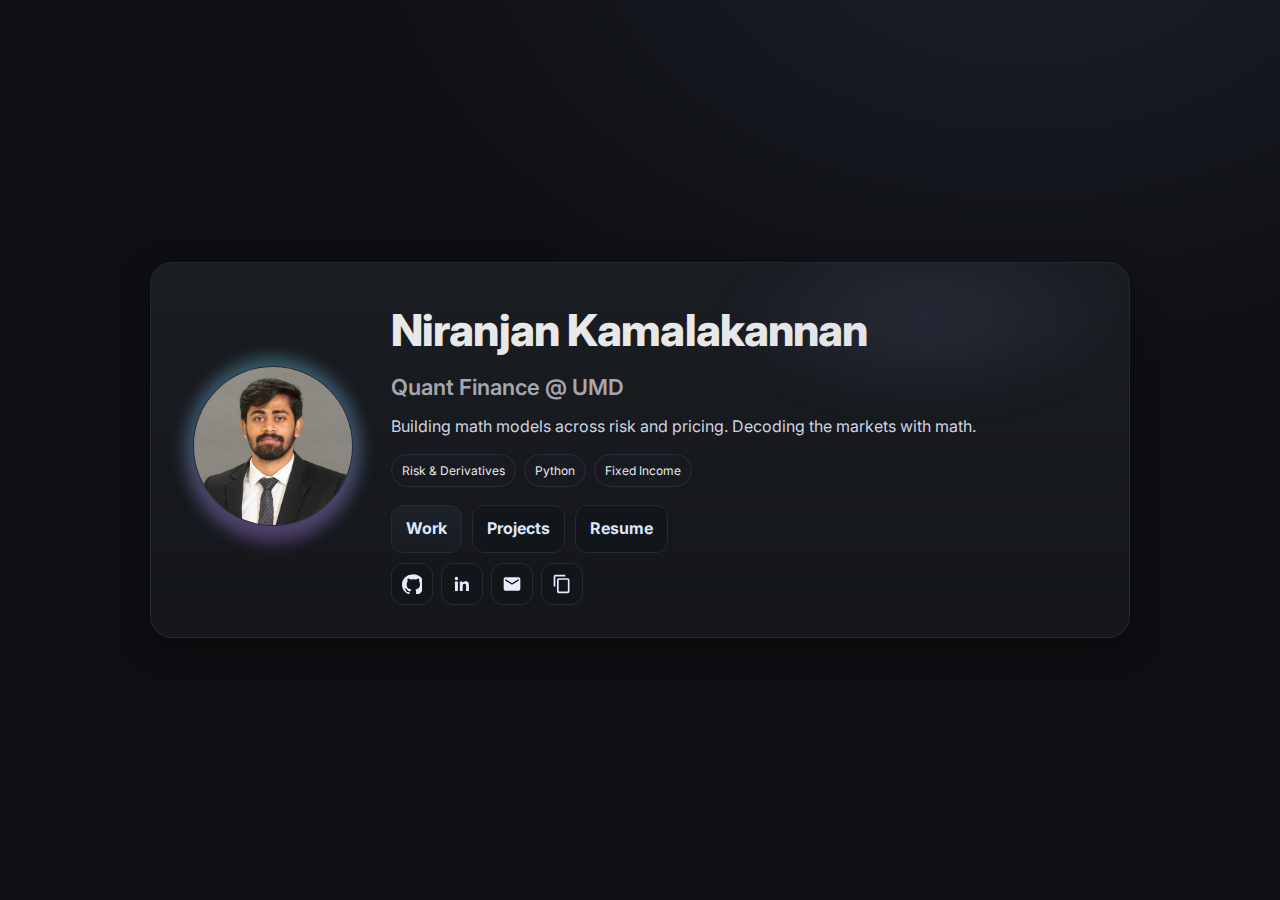
<file: index.html>
<!DOCTYPE html>
<html lang="en">
<head>
  <meta charset="UTF-8" />
  <meta name="viewport" content="width=device-width, initial-scale=1" />
  <title>Niranjan | Quant Finance</title>
  <link rel="preconnect" href="https://fonts.gstatic.com" crossorigin>
  <link href="https://fonts.googleapis.com/css2?family=Inter:wght@400;500;600;700;800&display=swap" rel="stylesheet">
  <style>
    :root{
      --bg:#0e0f12; --card:#14161a; --card-2:#1a1d22; --text:#e8e8e8; --muted:#a4a7ae;
      --accent:#6ee7ff; --accent-2:#c084fc; --ring:#2a87ff33; --shadow:0 10px 30px rgba(0,0,0,.35);
      --radius:18px;
    }
    *{box-sizing:border-box}
    html,body{height:100%}
    body{
      margin:0; font-family:'Inter',system-ui,-apple-system,Segoe UI,Roboto,Helvetica,Arial,sans-serif;
      background: radial-gradient(1200px 800px at 80% -10%, #1b1f2a 0%, transparent 60%), var(--bg);
      color:var(--text); line-height:1.6;
      display:grid; place-items:center; padding:24px;
    }
    .wrap{width:100%; max-width:980px}

    .card{
      position:relative; overflow:clip; border-radius:clamp(16px,1.8vw,22px);
      border:1px solid #242831; background: linear-gradient(180deg,var(--card-2),var(--card));
      padding: clamp(18px,3.5vw,32px); box-shadow:var(--shadow);
      display:grid; grid-template-columns:1fr; gap:22px; align-items:center;
      isolation:isolate;
      transition: transform .2s ease, box-shadow .2s ease;
    }
    .card:hover { transform: translateY(-3px); box-shadow:0 14px 32px rgba(0,0,0,.45); }
    @media(min-width:880px){ .card{ grid-template-columns: 180px 1fr; gap: 28px; } }

    .glow{ position:absolute; inset: -20% -10% auto auto; height:260px; width:600px; pointer-events:none; filter: blur(24px); opacity:.55;
      background: radial-gradient(closest-side, #6ee7ff1a, transparent 70%), radial-gradient(closest-side, #c084fc1a, transparent 70%);
      z-index:0; }

    .pfp{
      position:relative; width:160px; height:160px; border-radius:50%;
      background:#0f1115; border:1px solid #262a31; object-fit:cover;
    }
    .pfp-wrap{ position:relative; place-self:center; }
    .ring{ position:absolute; inset:-8px; border-radius:50%;
      background: conic-gradient(from 0deg, var(--accent), var(--accent-2), var(--accent));
      filter: blur(8px); opacity:.35; z-index:0; animation: spin 12s linear infinite; }
    @keyframes spin { from { transform: rotate(0); } to { transform: rotate(360deg); } }

    h1{ margin:0 0 4px; font-size: clamp(28px,4.4vw,44px); letter-spacing:-.02em; font-weight:800; }
    h2{ margin:0; font-size: clamp(16px,2.4vw,22px); color:var(--muted); font-weight:600; }
    p.lead{ margin:.6rem 0 0; color:#cbd5e1; max-width: 60ch; }

    .badges{ display:flex; flex-wrap:wrap; gap:8px; margin-top:14px; }
    .badge{ padding:6px 10px; border-radius:999px; border:1px solid #2a2f36; background:#171a20; font-size:12px; }

    .row{ display:flex; flex-wrap:wrap; gap:10px; margin-top:18px; }
    .btn{
      display:inline-flex; align-items:center; gap:10px; cursor:pointer; text-decoration:none; color:#dbe6ff;
      background:#12151a; border:1px solid #272b32; border-radius:12px; padding:10px 14px; font-weight:700;
      transition: transform .15s ease, border-color .15s ease, background .15s ease;
    }
    .btn:hover{ transform: translateY(-1px); border-color:#3a3f46; }
    .btn.primary{ background: linear-gradient(180deg,#1d2229,#181c22); }

    .links{ display:flex; flex-wrap:wrap; gap:8px; margin-top:10px; }
    .iconbtn{
      width:42px; height:42px; border-radius:12px; display:grid; place-items:center; background:#12151a; border:1px solid #272b32; color:#e7ecff;
      transition: transform .15s ease, border-color .15s ease; text-decoration:none;
    }
    .iconbtn:hover{ transform: translateY(-1px); border-color:#3a3f46; }
    .icon{ width:20px; height:20px; display:block; }

    .grid{
      display:grid; grid-template-columns:1fr; gap:16px; margin-top:12px;
    }
    @media(min-width:720px){ .grid{ grid-template-columns: repeat(3, 1fr); } }

    .mini{
      position:relative; padding:16px; border-radius:16px; border:1px solid #23262c;
      background: linear-gradient(180deg,#14181f,#14161a); min-height:110px;
      transition: transform .18s ease, border-color .18s ease, box-shadow .18s ease;
    }
    .mini:hover{ transform: translateY(-3px); border-color:#2d323a; box-shadow:0 14px 32px rgba(0,0,0,.45); }
    .mini h3{ margin:0 0 6px; font-size:16px; letter-spacing:-.01em; }
    .mini p{ margin:0; color:#cbd5e1; font-size:14px; }

    .kbd{ font:inherit; background:#101318; border:1px solid #272b32; padding:2px 6px; border-radius:8px; }

    .footer{ margin-top:18px; color:#8b90a0; font-size:13px; text-align:center; }

    /* Accessibility */
    @media (prefers-reduced-motion: reduce){ *{transition:none!important; animation:none!important} }
  </style>
</head>
<body>
  <main class="wrap">
    <section class="card" id="card">
      <div class="glow" aria-hidden="true"></div>
      <div class="pfp-wrap">
        <span class="ring" aria-hidden="true"></span>
        <img src="profile.jpg" alt="Portrait of Niranjan" class="pfp" />
      </div>

      <div>
        <header>
          <h1>Niranjan Kamalakannan</h1>
          <h2>Quant Finance @ UMD</h2>
        </header>
        <p class="lead">Building math models across risk and pricing. Decoding the markets with math.</p>

        <div class="badges" aria-label="Highlights">
          <span class="badge">Risk & Derivatives</span>
          <span class="badge">Python</span>
          <span class="badge">Fixed Income</span>
        </div>

        <div class="row" role="navigation" aria-label="Primary">
          <a class="btn primary" href="work.html" aria-label="Go to work page">Work</a>
          <a class="btn" href="projects.html" aria-label="Go to projects page">Projects</a>
          <a class="btn" href="docs/Niranjan_CV_Smith.pdf" target="_blank" rel="noopener" aria-label="Open resume in new tab">Resume</a>
        </div>

        <div class="links" aria-label="Social links">
          <a class="iconbtn" href="https://github.com/niranjan-kamal" target="_blank" rel="noopener" aria-label="GitHub">
            <svg class="icon" viewBox="0 0 24 24" fill="currentColor" aria-hidden="true"><path d="M12 .5A12 12 0 0 0 0 12.7c0 5.4 3.4 10 8.2 11.6.6.1.8-.3.8-.6v-2.1c-3.3.8-4-1.5-4-1.5-.6-1.6-1.5-2-1.5-2-1.2-.8.1-.8.1-.8 1.3.1 2 .1 2.9 1.9 1.2 2 3.1 1.4 3.9 1.1.1-.9.5-1.4.8-1.7-2.7-.3-5.6-1.4-5.6-6.2 0-1.4.5-2.6 1.2-3.6-.1-.3-.5-1.7.1-3.4 0 0 1-.3 3.5 1.3a12.1 12.1 0 0 1 6.4 0c2.5-1.6 3.5-1.3 3.5-1.3.6 1.7.2 3.1.1 3.4.8 1 1.2 2.2 1.2 3.6 0 4.9-2.9 5.9-5.6 6.2.5.4.9 1.2.9 2.5v3.7c0 .3.2.7.8.6 4.8-1.6 8.2-6.2 8.2-11.6A12 12 0 0 0 12 .5Z"/></svg>
          </a>
          <a class="iconbtn" href="https://www.linkedin.com/in/niranjan-kamalakannan/" target="_blank" rel="noopener" aria-label="LinkedIn">
            <svg class="icon" viewBox="0 0 24 24" fill="currentColor" aria-hidden="true"><path d="M20.45 20.45h-3.55v-5.6c0-1.34-.02-3.07-1.87-3.07-1.87 0-2.16 1.46-2.16 2.97v5.7H9.32V9h3.4v1.56h.05c.47-.88 1.62-1.8 3.33-1.8 3.56 0 4.22 2.34 4.22 5.37v6.32ZM5.34 7.44a2.06 2.06 0 1 1 0-4.12 2.06 2.06 0 0 1 0 4.12ZM7.12 20.45H3.56V9h3.56v11.45Z"/></svg>
          </a>
          <a class="iconbtn" href="mailto:niranjak@umd.edu" aria-label="Email Niranjan">
            <svg class="icon" viewBox="0 0 24 24" fill="currentColor" aria-hidden="true"><path d="M20 4H4a2 2 0 0 0-2 2v12a2 2 0 0 0 2 2h16a2 2 0 0 0 2-2V6a2 2 0 0 0-2-2Zm0 4-8 5L4 8V6l8 5 8-5v2Z"/></svg>
          </a>
          <button class="iconbtn" id="copy" aria-label="Copy email to clipboard">
            <svg class="icon" viewBox="0 0 24 24" fill="currentColor" aria-hidden="true"><path d="M16 1H4a2 2 0 0 0-2 2v12h2V3h12V1Zm3 4H8a2 2 0 0 0-2 2v14a2 2 0 0 0 2 2h11a2 2 0 0 0 2-2V7a2 2 0 0 0-2-2Zm0 16H8V7h11v14Z"/></svg>
          </button>
        </div>
      </div>
    </section>
  </main>

  <script>
    // Copy email helper
    const copyBtn = document.getElementById('copy');
    copyBtn.addEventListener('click', async () => {
      try { await navigator.clipboard.writeText('niranjak@umd.edu');
        copyBtn.style.borderColor = '#3a3f46';
        copyBtn.style.transform = 'translateY(-1px)';
        copyBtn.title = 'Copied!';
        setTimeout(()=>{ copyBtn.removeAttribute('style'); copyBtn.title=''; }, 900);
      } catch {}
    });

    // Keyboard shortcut hints (example: go to Work with "g w")
    const keys = new Set();
    window.addEventListener('keydown', (e) => {
      keys.add(e.key.toLowerCase());
      // g then w
      if(keys.has('g') && e.key.toLowerCase()==='w') window.location.href = 'work.html';
    });
    window.addEventListener('keyup', (e) => { keys.delete(e.key.toLowerCase()); });
  </script>
</body>
</html>
</file>
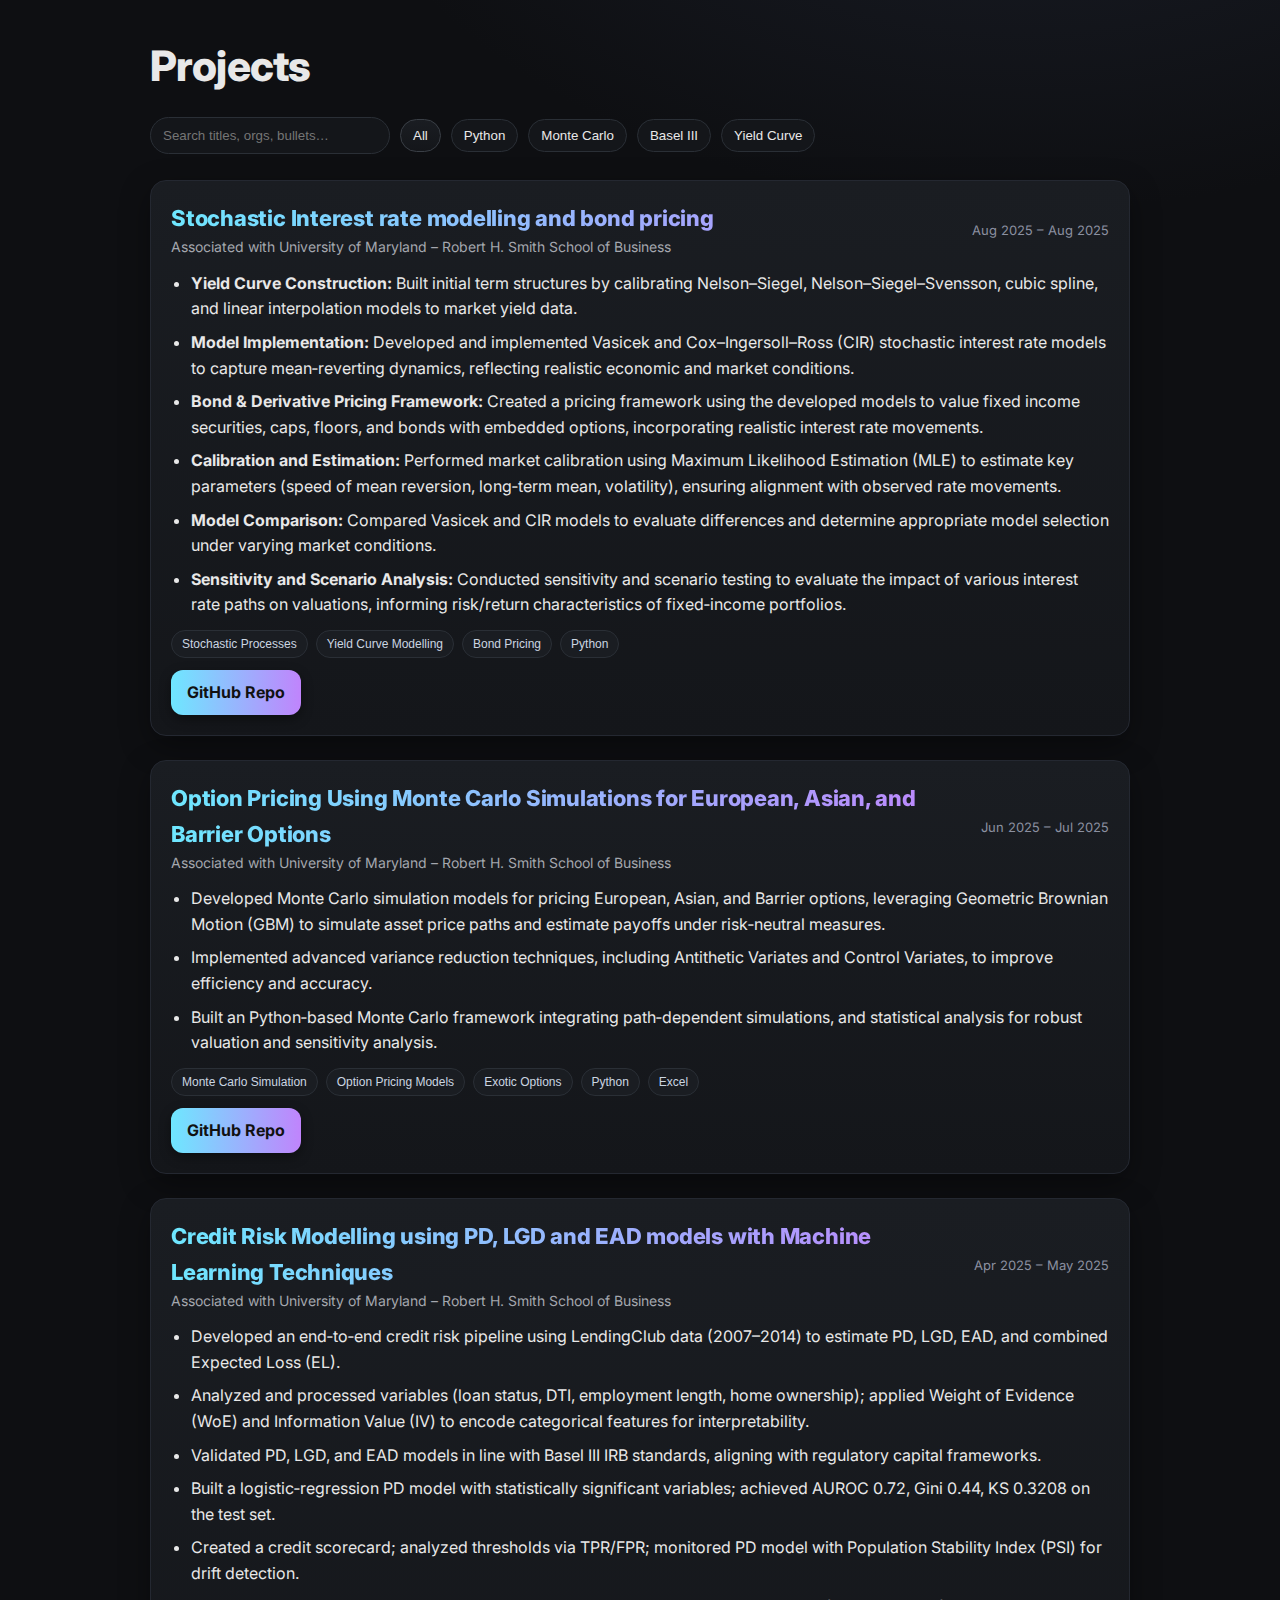
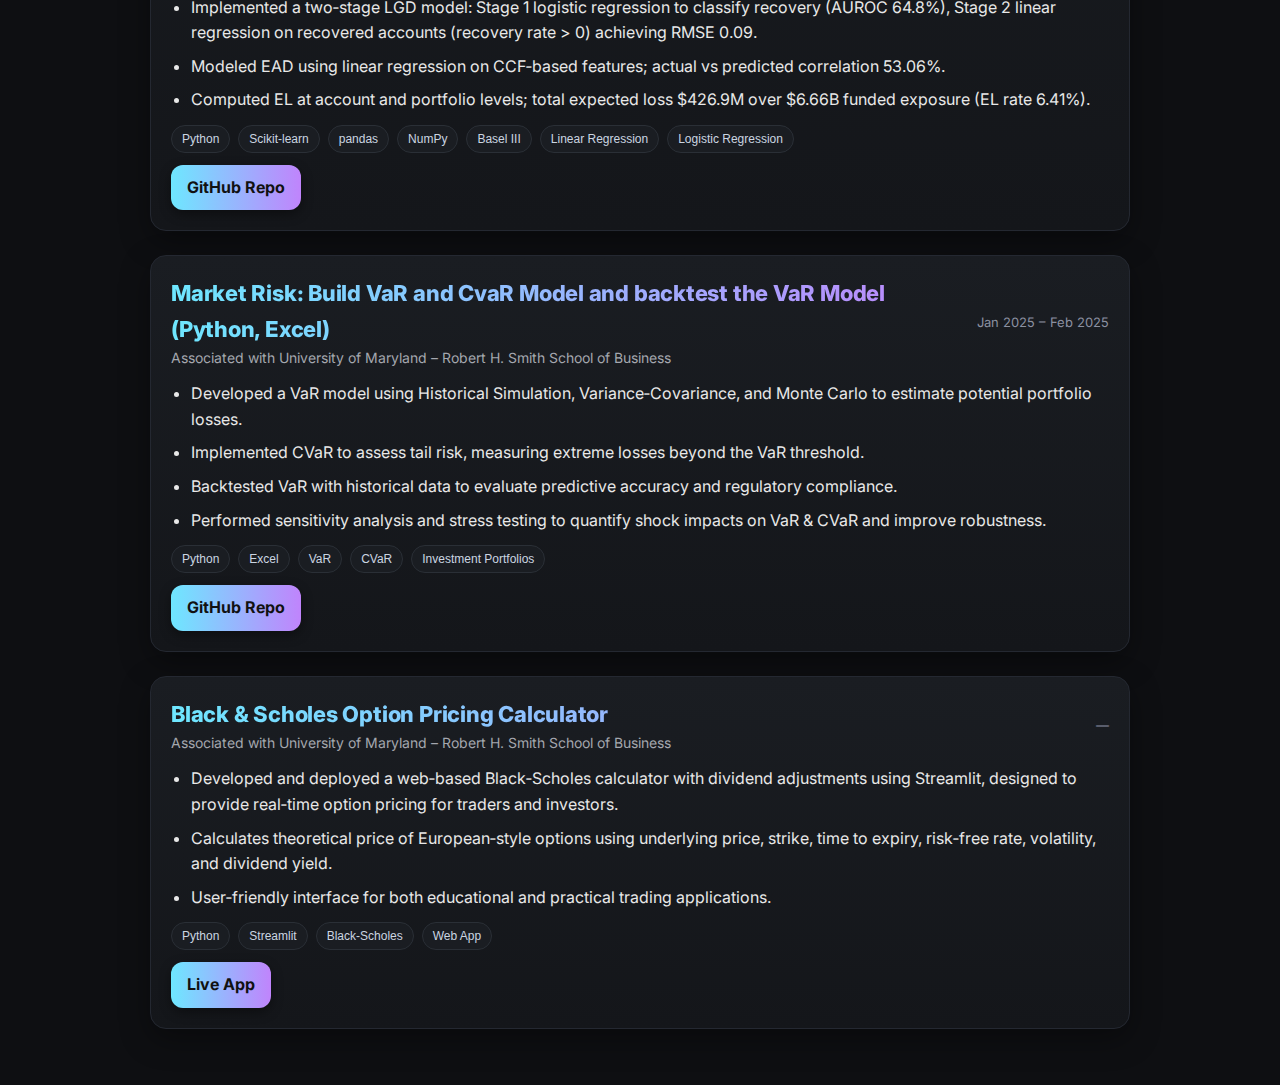
<file: projects.html>
<!DOCTYPE html>
<html lang="en">
<head>
  <meta charset="UTF-8" />
  <meta name="viewport" content="width=device-width, initial-scale=1" />
  <title>Projects | Niranjan</title>
  <link rel="preconnect" href="https://fonts.gstatic.com" crossorigin>
  <link href="https://fonts.googleapis.com/css2?family=Inter:wght@400;500;600;700;800&display=swap" rel="stylesheet">
  <style>
    :root { --bg:#0e0f12; --card:#14161a; --card-2:#1a1d22; --text:#e8e8e8; --muted:#a4a7ae; --accent:#6ee7ff; --accent-2:#c084fc; --ring:#2a87ff33; --shadow:0 10px 30px rgba(0,0,0,.35); --radius:16px; }
    *{box-sizing:border-box}
    body{ margin:0; font-family:'Inter',sans-serif; background:radial-gradient(1200px 800px at 80% -10%, #1b1f2a 0%, transparent 60%), var(--bg); color:var(--text); line-height:1.6; padding:32px 16px; display:flex; flex-direction:column; align-items:center; }
    h1{ font-size:clamp(28px,4vw,42px); font-weight:800; margin:0; letter-spacing:-.02em; }

    .wrap{ width:100%; max-width:980px; }
    .controls{ display:flex; flex-wrap:wrap; gap:10px; align-items:center; margin:18px 0 26px; }
    .search{ background:var(--card); border:1px solid #2a2f36; color:var(--text); padding:10px 12px; border-radius:999px; outline:none; min-width:240px; }
    .search:focus{ border-color:#355278; box-shadow:0 0 0 8px var(--ring); }
    .pill{ background:var(--card); border:1px solid #2a2f36; color:var(--text); padding:8px 12px; border-radius:999px; cursor:pointer; }
    .pill[aria-pressed="true"], .pill:hover{ border-color:#3a3f46; background:linear-gradient(180deg, var(--card-2), var(--card)); }

    .grid{ display:grid; gap:18px; }

    .project{ position:relative; background:linear-gradient(180deg,var(--card-2),var(--card)); border:1px solid #242831; border-radius:var(--radius); padding:20px; box-shadow:var(--shadow); transition:transform .2s ease,border-color .2s ease,box-shadow .2s ease; }
    .project:hover{ transform:translateY(-3px); border-color:#2d323a; box-shadow:0 16px 38px rgba(0,0,0,.45); }
    .project {
  margin-bottom: 24px; /* space between projects */
}


    .header{ display:grid; grid-template-columns:1fr auto; gap:10px; align-items:center; }
    
    .title {
                font-size: 22px;
                font-weight: 800;
                letter-spacing: -0.01em;
                background: linear-gradient(90deg, var(--accent), var(--accent-2));
                -webkit-background-clip: text;
                -webkit-text-fill-color: transparent;
                text-fill-color: transparent;
              }
    .org{ font-size:14px; color:var(--muted); }
    .date{ font-size:13px; color:#8b90a0; }

    ul{ margin:12px 0; padding-left:20px; }
    li{ margin-bottom:8px; }

    .skills{ display:flex; flex-wrap:wrap; gap:8px; margin-top:10px; }
    .skill{ background:#1a1d22; border:1px solid #2a2f36; padding:6px 10px; border-radius:999px; font-size:12px; color:#cbd5e1; cursor:pointer; }
    .links{ display:flex; gap:10px; margin-top:12px; flex-wrap:wrap; }
    .link{ display:inline-flex; align-items:center; gap:8px; padding:8px 12px; border-radius:10px; border:1px solid #2a2f36; background:#12151a; color:var(--text); text-decoration:none; font-weight:600; }
    .link:hover{ transform:translateY(-1px); border-color:#3a3f46; }
    .link {
  display: inline-flex;
  align-items: center;
  gap: 8px;
  padding: 10px 16px;
  border-radius: 12px;
  border: none;
  font-weight: 600;
  text-decoration: none;
  color: #fff;
  background: linear-gradient(90deg, var(--accent), var(--accent-2));
  box-shadow: 0 4px 12px rgba(0,0,0,0.4);
  transition: transform .2s ease, box-shadow .2s ease;
}

.link:hover {
  transform: translateY(-2px) scale(1.02);
  box-shadow: 0 8px 20px rgba(0,0,0,0.6);
}
.link {
  color: #111;       /* dark gray/black text */
  font-weight: 700;  /* thicker */
}



    @media (prefers-reduced-motion: reduce){ *{transition:none!important; animation:none!important} }
  </style>
</head>
<body>
  <div class="wrap">
    <h1>Projects</h1>
    <div class="controls">
      <input id="search" class="search" type="search" placeholder="Search titles, orgs, bullets…" aria-label="Search projects" />
      <button class="pill" data-filter="all" aria-pressed="true">All</button>
      <button class="pill" data-filter="Python">Python</button>
      <button class="pill" data-filter="Monte Carlo">Monte Carlo</button>
      <button class="pill" data-filter="Basel III">Basel III</button>
      <button class="pill" data-filter="Yield Curve">Yield Curve</button>
    </div>

    <!-- Stochastic IR Models -->
    <article class="project" data-tags="Stochastic Processes,Yield Curve,Yield Curve Modelling,Bond Pricing,Python">
      <div class="header">
        <div>
          <div class="title">Stochastic Interest rate modelling and bond pricing</div>
          <div class="org">Associated with University of Maryland – Robert H. Smith School of Business</div>
        </div>
        <div class="date">Aug 2025 – Aug 2025</div>
      </div>
        
      <ul>
        <li><strong>Yield Curve Construction:</strong> Built initial term structures by calibrating Nelson–Siegel, Nelson–Siegel–Svensson, cubic spline, and linear interpolation models to market yield data.</li>
        <li><strong>Model Implementation:</strong> Developed and implemented Vasicek and Cox–Ingersoll–Ross (CIR) stochastic interest rate models to capture mean‑reverting dynamics, reflecting realistic economic and market conditions.</li>
        <li><strong>Bond & Derivative Pricing Framework:</strong> Created a pricing framework using the developed models to value fixed income securities, caps, floors, and bonds with embedded options, incorporating realistic interest rate movements.</li>
        <li><strong>Calibration and Estimation:</strong> Performed market calibration using Maximum Likelihood Estimation (MLE) to estimate key parameters (speed of mean reversion, long‑term mean, volatility), ensuring alignment with observed rate movements.</li>
        <li><strong>Model Comparison:</strong> Compared Vasicek and CIR models to evaluate differences and determine appropriate model selection under varying market conditions.</li>
        <li><strong>Sensitivity and Scenario Analysis:</strong> Conducted sensitivity and scenario testing to evaluate the impact of various interest rate paths on valuations, informing risk/return characteristics of fixed‑income portfolios.</li>
      </ul>
      <div class="skills">
        <button class="skill" data-tag>Stochastic Processes</button>
        <button class="skill" data-tag>Yield Curve Modelling</button>
        <button class="skill" data-tag>Bond Pricing</button>
        <button class="skill" data-tag>Python</button>
      </div>
      <div class="links">
        <a href="https://github.com/niranjan-kamal/yield_curve_and_stochastic_int_rate_modelling" class="link" target="_blank" rel="noopener">GitHub Repo</a>
      </div>
    </article>

    <!-- Options Monte Carlo -->
    <article class="project" data-tags="Monte Carlo,Monte Carlo Simulation,Option Pricing,Option Pricing Models,Exotic Options,Python,Excel">
      <div class="header">
        <div>
          <div class="title">Option Pricing Using Monte Carlo Simulations for European, Asian, and Barrier Options</div>
          <div class="org">Associated with University of Maryland – Robert H. Smith School of Business</div>
        </div>
        <div class="date">Jun 2025 – Jul 2025</div>
      </div>
      <ul>
        <li>Developed Monte Carlo simulation models for pricing European, Asian, and Barrier options, leveraging Geometric Brownian Motion (GBM) to simulate asset price paths and estimate payoffs under risk‑neutral measures.</li>
        <li>Implemented advanced variance reduction techniques, including Antithetic Variates and Control Variates, to improve efficiency and accuracy.</li>
        <li>Built an Python‑based Monte Carlo framework integrating path‑dependent simulations, and statistical analysis for robust valuation and sensitivity analysis.</li>
      </ul>
      <div class="skills">
        <button class="skill" data-tag>Monte Carlo Simulation</button>
        <button class="skill" data-tag>Option Pricing Models</button>
        <button class="skill" data-tag>Exotic Options</button>
        <button class="skill" data-tag>Python</button>
        <button class="skill" data-tag>Excel</button>
      </div>
      <div class="links">
        <a href="https://github.com/niranjan-kamal/Options_pricing" class="link" target="_blank" rel="noopener">GitHub Repo</a>
      </div>
    </article>

    <!-- Credit Risk ML -->
    <article class="project" data-tags="Python,Scikit-learn,Basel III,Basel III IRB standards,pandas,NumPy,Linear Regression,Logistic Regression,PD,LGD,EAD,Expected Loss">
      <div class="header">
        <div>
          <div class="title">Credit Risk Modelling using PD, LGD and EAD models with Machine Learning Techniques</div>
          <div class="org">Associated with University of Maryland – Robert H. Smith School of Business</div>
        </div>
        <div class="date">Apr 2025 – May 2025</div>
      </div>
      <ul>
        <li>Developed an end‑to‑end credit risk pipeline using LendingClub data (2007–2014) to estimate PD, LGD, EAD, and combined Expected Loss (EL).</li>
        <li>Analyzed and processed variables (loan status, DTI, employment length, home ownership); applied Weight of Evidence (WoE) and Information Value (IV) to encode categorical features for interpretability.</li>
        <li>Validated PD, LGD, and EAD models in line with Basel III IRB standards, aligning with regulatory capital frameworks.</li>
        <li>Built a logistic‑regression PD model with statistically significant variables; achieved AUROC 0.72, Gini 0.44, KS 0.3208 on the test set.</li>
        <li>Created a credit scorecard; analyzed thresholds via TPR/FPR; monitored PD model with Population Stability Index (PSI) for drift detection.</li>
        <li>Implemented a two‑stage LGD model: Stage 1 logistic regression to classify recovery (AUROC 64.8%), Stage 2 linear regression on recovered accounts (recovery rate &gt; 0) achieving RMSE 0.09.</li>
        <li>Modeled EAD using linear regression on CCF‑based features; actual vs predicted correlation 53.06%.</li>
        <li>Computed EL at account and portfolio levels; total expected loss $426.9M over $6.66B funded exposure (EL rate 6.41%).</li>
      </ul>
      <div class="skills">
        <button class="skill" data-tag>Python</button>
        <button class="skill" data-tag>Scikit-learn</button>
        <button class="skill" data-tag>pandas</button>
        <button class="skill" data-tag>NumPy</button>
        <button class="skill" data-tag>Basel III</button>
        <button class="skill" data-tag>Linear Regression</button>
        <button class="skill" data-tag>Logistic Regression</button>
      </div>
      <div class="links">
        <a href="https://github.com/niranjan-kamal/Credit-risk-modelling" class="link" target="_blank" rel="noopener">GitHub Repo</a>
      </div>
    </article>

    <!-- Market Risk VaR/CVaR -->
    <article class="project" data-tags="Python,Excel,VaR,CVaR,Market Risk,Investment Portfolios">
      <div class="header">
        <div>
          <div class="title">Market Risk: Build VaR and CvaR Model and backtest the VaR Model (Python, Excel)</div>
          <div class="org">Associated with University of Maryland – Robert H. Smith School of Business</div>
        </div>
        <div class="date">Jan 2025 – Feb 2025</div>
      </div>
      <ul>
        <li>Developed a VaR model using Historical Simulation, Variance‑Covariance, and Monte Carlo to estimate potential portfolio losses.</li>
        <li>Implemented CVaR to assess tail risk, measuring extreme losses beyond the VaR threshold.</li>
        <li>Backtested VaR with historical data to evaluate predictive accuracy and regulatory compliance.</li>
        <li>Performed sensitivity analysis and stress testing to quantify shock impacts on VaR & CVaR and improve robustness.</li>
      </ul>
      <div class="skills">
        <button class="skill" data-tag>Python</button>
        <button class="skill" data-tag>Excel</button>
        <button class="skill" data-tag>VaR</button>
        <button class="skill" data-tag>CVaR</button>
        <button class="skill" data-tag>Investment Portfolios</button>
      </div>
      <div class="links">
        <a href="https://github.com/niranjan-kamal/Var-modelling" class="link" target="_blank" rel="noopener">GitHub Repo</a>
      </div>
    </article>

    <!-- Black-Scholes Calculator -->
    <article class="project" data-tags="Python,Streamlit,Black-Scholes,Web App">
      <div class="header">
        <div>
          <div class="title">Black & Scholes Option Pricing Calculator</div>
          <div class="org">Associated with University of Maryland – Robert H. Smith School of Business</div>
        </div>
        <div class="date">—</div>
      </div>
      <ul>
        <li>Developed and deployed a web‑based Black‑Scholes calculator with dividend adjustments using Streamlit, designed to provide real‑time option pricing for traders and investors.</li>
        <li>Calculates theoretical price of European‑style options using underlying price, strike, time to expiry, risk‑free rate, volatility, and dividend yield.</li>
        <li>User‑friendly interface for both educational and practical trading applications.</li>
      </ul>
      <div class="skills">
        <button class="skill" data-tag>Python</button>
        <button class="skill" data-tag>Streamlit</button>
        <button class="skill" data-tag>Black-Scholes</button>
        <button class="skill" data-tag>Web App</button>
      </div>
      <div class="links">
        <a href="https://black-and-scholes-calculator-niranjan-kamalakannan.streamlit.app/" class="link" target="_blank" rel="noopener">Live App</a>
      </div>
    </article>
  </div>

  <script>
    const cards = [...document.querySelectorAll('.project')];
    const pills = [...document.querySelectorAll('.pill')];
    const search = document.getElementById('search');

    let active = 'all';

    function applyFilters(){
      const q = (search.value||'').toLowerCase().trim();
      cards.forEach(card=>{
        const text = card.innerText.toLowerCase();
        const tags = (card.getAttribute('data-tags')||'').split(',').map(s=>s.trim());
        const matchesText = q==='' || text.includes(q);
        const matchesTag = active==='all' || tags.includes(active);
        card.style.display = (matchesText && matchesTag) ? '' : 'none';
      });
    }

    pills.forEach(p=>p.addEventListener('click', ()=>{
      active = p.dataset.filter;
      pills.forEach(btn=>btn.setAttribute('aria-pressed', String(btn===p)));
      applyFilters();
    }));
    search.addEventListener('input', applyFilters);

    document.querySelectorAll('[data-tag]').forEach(btn=>{
      btn.addEventListener('click', ()=>{
        active = btn.textContent.trim();
        pills.forEach(b=>b.setAttribute('aria-pressed', String(b.dataset.filter===active)));
        applyFilters();
      });
    });

    applyFilters();
  </script>
</body>
</html>
</file>
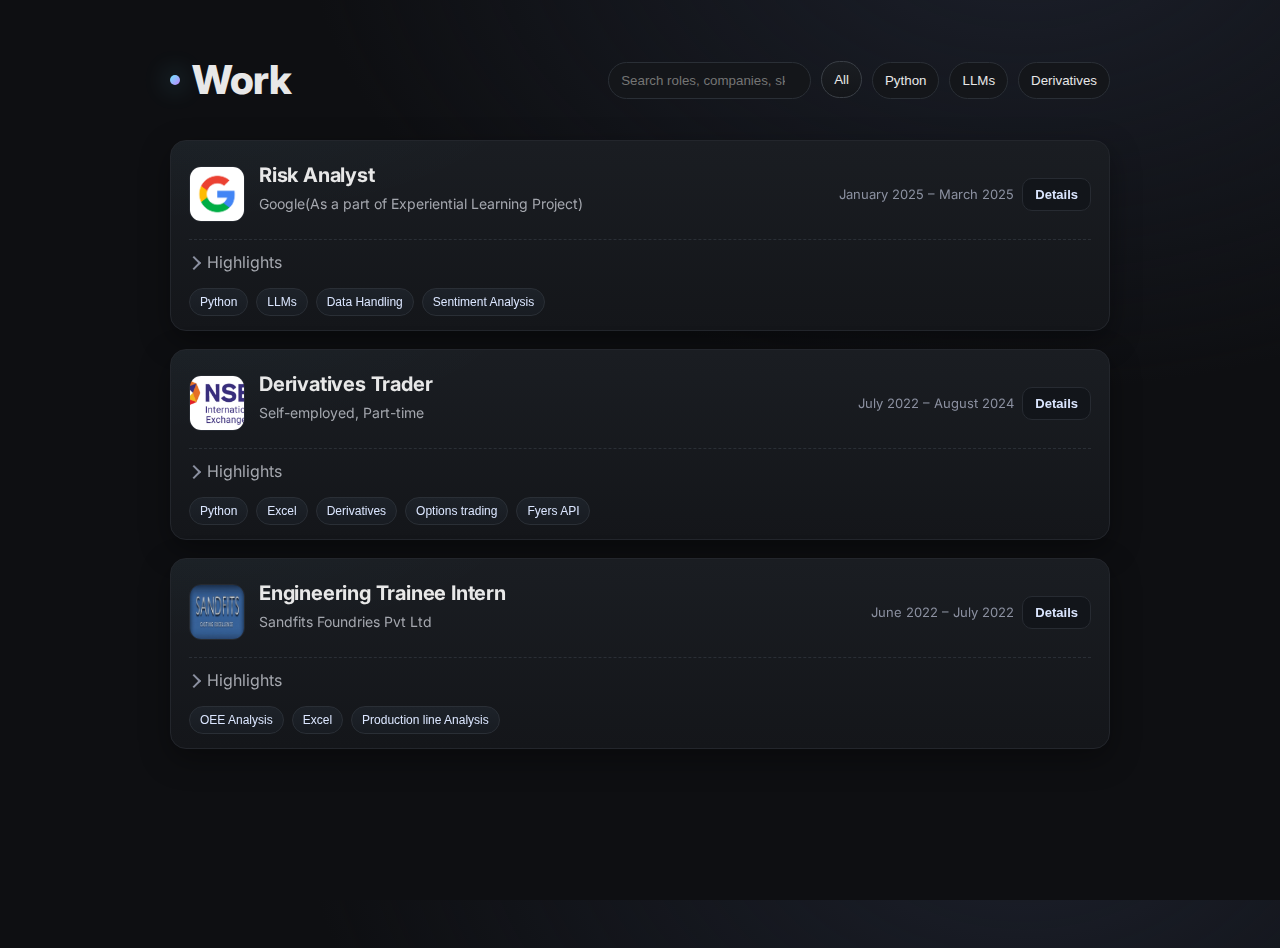
<file: work.html>
<!DOCTYPE html>
<html lang="en">
<head>
  <meta charset="UTF-8" />
  <meta name="viewport" content="width=device-width, initial-scale=1" />
  <title>Work | Niranjan</title>
  <link rel="preconnect" href="https://fonts.gstatic.com" crossorigin>
  <link href="https://fonts.googleapis.com/css2?family=Inter:wght@400;500;600;700;800&display=swap" rel="stylesheet">
  <style>
    :root {
      --bg: #0e0f12;
      --card: #14161a;
      --card-2: #1a1d22;
      --text: #e8e8e8;
      --muted: #a4a7ae;
      --accent: #6ee7ff;
      --accent-2: #c084fc;
      --ring: #2a87ff33;
      --shadow: 0 10px 30px rgba(0,0,0,0.35);
      --radius: 16px;
    }

    * { box-sizing: border-box; }
    html, body { height: 100%; }
    body {
      margin: 0;
      font-family: 'Inter', system-ui, -apple-system, Segoe UI, Roboto, Helvetica, Arial, sans-serif;
      background: radial-gradient(1200px 800px at 80% -10%, #1b1f2a 0%, transparent 60%), var(--bg);
      color: var(--text);
      line-height: 1.6;
    }

    .container {
      max-width: 980px;
      margin: 48px auto;
      padding: 0 20px;
    }

    header.page {
      display: flex;
      align-items: center;
      justify-content: space-between;
      gap: 16px;
      margin-bottom: 28px;
    }
    .title {
      font-size: clamp(28px, 4vw, 40px);
      font-weight: 800;
      letter-spacing: -0.02em;
      display: flex;
      align-items: center;
      gap: 12px;
    }
    .title .dot {
      width: 10px; height: 10px; border-radius: 50%;
      background: linear-gradient(135deg, var(--accent), var(--accent-2));
      box-shadow: 0 0 24px 6px #6ee7ff22;
    }

    .controls {
      display: flex;
      gap: 10px;
      flex-wrap: wrap;
    }
    .search, .pill {
      background: var(--card);
      border: 1px solid #2a2f36;
      color: var(--text);
      padding: 10px 12px;
      border-radius: 999px;
      outline: none;
      transition: box-shadow .2s ease, border-color .2s ease, transform .15s ease;
    }
    .search:focus {
      border-color: #355278;
      box-shadow: 0 0 0 8px var(--ring);
    }
    .pill {
      cursor: pointer;
      user-select: none;
    }
    .pill[aria-pressed="true"], .pill:hover {
      border-color: #3a3f46;
      background: linear-gradient(180deg, var(--card-2), var(--card));
      transform: translateY(-1px);
    }

    .grid {
      display: grid;
      grid-template-columns: 1fr;
      gap: 18px;
    }
    @media (min-width: 720px) {
      .grid { grid-template-columns: 1fr; }
    }

    .work-entry {
      position: relative;
      background: linear-gradient(180deg, var(--card-2), var(--card));
      border: 1px solid #23262c;
      border-radius: var(--radius);
      padding: 18px 18px 14px;
      box-shadow: var(--shadow);
      overflow: clip;
      transition: transform .18s ease, border-color .18s ease, box-shadow .18s ease;
      will-change: transform;
      isolation: isolate;
    }
    .work-entry::before{
      content: "";
      position: absolute; inset: 0; pointer-events: none;
      background: radial-gradient(600px 200px at 0% -20%, #6ee7ff08, transparent 60%);
      z-index: 0;
    }
    .work-entry:hover { transform: translateY(-3px); border-color: #2d323a; box-shadow: 0 16px 40px rgba(0,0,0,0.45); }

    .work-header {
      display: grid;
      grid-template-columns: 1fr auto;
      align-items: center;
      gap: 14px;
      position: relative;
      z-index: 1;
    }

    .work-title-box { display: flex; align-items: center; gap: 14px; }
    .company-logo { width: 56px; height: 56px; border-radius: 12px; object-fit: cover; background:#0f1115; border:1px solid #262a31; }

    h2 { margin: 0; font-size: 20px; letter-spacing: -0.01em; }
    .company-name { color: var(--muted); margin-top: 2px; font-size: 14px; }
    .date { color: #8b90a0; font-size: 13px; }

    .bullets { margin: 10px 0 0; padding: 0 0 0 20px; }
    .bullets li { margin-bottom: 10px; }

    .tags { margin-top: 12px; display: flex; flex-wrap: wrap; gap: 8px; }
    .tag {
      display: inline-flex; align-items: center; gap: 6px;
      padding: 6px 10px; border-radius: 999px; font-size: 12px; color: #dbe6ff;
      background: linear-gradient(180deg, #1d2229, #181c22);
      border: 1px solid #2a2f36; cursor: pointer;
      transition: transform .15s ease, border-color .15s ease;
    }
    .tag:hover { transform: translateY(-1px); border-color: #3a3f46; }

    .file-preview { display: flex; align-items: center; gap: 12px; margin-top: 14px; }
    .file-card {
      display: inline-flex; align-items: center; gap: 12px; text-decoration: none; color: var(--text);
      padding: 10px 12px; border-radius: 12px; border: 1px solid #272b32; background: #14181f; transition: transform .15s ease, border-color .15s ease;
    }
    .file-card:hover { transform: translateY(-2px); border-color: #334; }
    .file-icon { width: 64px; height: 64px; object-fit: cover; border-radius: 8px; border:1px solid #262a31; background:#0f1115; }

    /* Expand/collapse */
    .actions { display: flex; gap: 8px; align-items: center; justify-content: flex-end; }
    .btn {
      background: #12151a; color: #dbe6ff; border: 1px solid #272b32; border-radius: 10px; padding: 8px 12px; cursor: pointer; font-weight: 600; font-size: 13px;
      transition: transform .15s ease, border-color .15s ease, background .15s ease;
    }
    .btn:hover { transform: translateY(-1px); border-color: #3a3f46; }

    details {
      margin-top: 10px;
      border-top: 1px dashed #2a2f36;
      padding-top: 10px;
    }
    details[open] summary .chev { transform: rotate(90deg); }
    summary { list-style: none; cursor: pointer; display: flex; align-items: center; gap: 8px; color: var(--muted); }
    summary::-webkit-details-marker { display:none; }
    .chev { width: 10px; height: 10px; border-right: 2px solid #8b90a0; border-top: 2px solid #8b90a0; transform: rotate(45deg); transition: transform .2s ease; }

    /* Accessibility */
    @media (prefers-reduced-motion: reduce) {
      * { transition: none !important; animation: none !important; }
    }
  </style>
</head>
<body>
  <div class="container">
    <header class="page">
      <div class="title"><span class="dot"></span> Work</div>
      <div class="controls">
        <input id="search" class="search" type="search" placeholder="Search roles, companies, skills…" aria-label="Search work entries" />
        <button class="pill" data-filter="all" aria-pressed="true">All</button>
        <button class="pill" data-filter="Python">Python</button>
        <button class="pill" data-filter="LLMs">LLMs</button>
        <button class="pill" data-filter="Derivatives">Derivatives</button>
      </div>
    </header>

    <section id="work" class="grid">

      <!-- GOOGLE -->
      <article class="work-entry" data-tags="Python,LLMs,Data Handling,Sentiment Analysis">
        <div class="work-header">
          <div class="work-title-box">
            <img src="icons/google_logo.png" alt="Google logo" class="company-logo" />
            <div>
              <h2>Risk Analyst</h2>
              <p class="company-name">Google(As a part of Experiential Learning Project)</p>
            </div>
          </div>
          <div class="actions">
            <span class="date">January 2025 – March 2025</span>
            <button class="btn" data-expand>Details</button>
          </div>
        </div>

        <details>
          <summary><span class="chev"></span> Highlights</summary>
          <ul class="bullets">
            <li>Built an AI-driven credit risk framework integrating NLP + financial modeling; covered 60+ banks/fintechs over six quarters using SEC filings, earnings calls, and call reports.</li>
            <li>Engineered credit scoring using Google Gemini + Python; reached 39% prompt accuracy across trials and identified distressed banks in a 2008-style backtest.</li>
            <li>Structured sentiment + dynamic weighting of 16 risk categories to produce 1–5 risk scores per institution, surfacing early deterioration signals.</li>
          </ul>
          <div class="file-preview">
            <a class="file-card" href="docs/credit_risk_report.pdf" target="_blank" rel="noopener">
              <img src="icons/pdf_icon.png" alt="PDF icon" class="file-icon" />
              <span>Credit Risk Report (PDF)</span>
            </a>
          </div>
        </details>

        <div class="tags" aria-label="Skills">
          <button class="tag" data-tag>Python</button>
          <button class="tag" data-tag>LLMs</button>
          <button class="tag" data-tag>Data Handling</button>
          <button class="tag" data-tag>Sentiment Analysis</button>
        </div>
      </article>

      <!-- TRADER -->
      <article class="work-entry" data-tags="Python,Excel,Derivatives,Options trading,Fyers API">
        <div class="work-header">
          <div class="work-title-box">
            <img src="icons/derivatives_trading_logo.png" alt="Derivatives trading logo" class="company-logo" />
            <div>
              <h2>Derivatives Trader</h2>
              <p class="company-name">Self-employed, Part-time</p>
            </div>
          </div>
          <div class="actions">
            <span class="date">July 2022 – August 2024</span>
            <button class="btn" data-expand>Details</button>
          </div>
        </div>

        <details>
          <summary><span class="chev"></span> Highlights</summary>
          <ul class="bullets">
            <li>Implemented monthly covered calls (Bankbees) and weekly option selling strategies with technical setups in a live self-managed portfolio.</li>
            <li>Realized a cumulative return of <strong>36.4%</strong> since inception with strict risk constraints.</li>
          </ul>
        </details>

        <div class="tags" aria-label="Skills">
          <button class="tag" data-tag>Python</button>
          <button class="tag" data-tag>Excel</button>
          <button class="tag" data-tag>Derivatives</button>
          <button class="tag" data-tag>Options trading</button>
          <button class="tag" data-tag>Fyers API</button>
        </div>
      </article>

      <!-- SANDFITS -->
      <article class="work-entry" data-tags="OEE Analysis,Excel,Production line Analysis">
        <div class="work-header">
          <div class="work-title-box">
            <img src="icons/sandfits_logo.png" alt="Sandfits logo" class="company-logo" />
            <div>
              <h2>Engineering Trainee Intern</h2>
              <p class="company-name">Sandfits Foundries Pvt Ltd</p>
            </div>
          </div>
          <div class="actions">
            <span class="date">June 2022 – July 2022</span>
            <button class="btn" data-expand>Details</button>
          </div>
        </div>

        <details>
          <summary><span class="chev"></span> Highlights</summary>
          <ul class="bullets">
            <li>Analyzed the production line and identified process enhancements for measurable efficiency gains.</li>
            <li>Designed operator performance audit; recommendations improved overall productivity by ~8%.</li>
          </ul>
        </details>

        <div class="tags" aria-label="Skills">
          <button class="tag" data-tag>OEE Analysis</button>
          <button class="tag" data-tag>Excel</button>
          <button class="tag" data-tag>Production line Analysis</button>
        </div>
      </article>

    </section>
  </div>

  <script>
    // --- Tag filtering & search ---
    const entries = [...document.querySelectorAll('.work-entry')];
    const pills = [...document.querySelectorAll('.pill')];
    const search = document.getElementById('search');

    let activeFilter = 'all';

    function applyFilters() {
      const q = (search.value || '').toLowerCase().trim();
      entries.forEach(card => {
        const text = card.innerText.toLowerCase();
        const tags = (card.getAttribute('data-tags') || '').split(',').map(s => s.trim());
        const matchesText = q === '' || text.includes(q);
        const matchesTag = activeFilter === 'all' || tags.includes(activeFilter);
        card.style.display = (matchesText && matchesTag) ? '' : 'none';
      });
    }

    pills.forEach(p => {
      p.addEventListener('click', () => {
        activeFilter = p.dataset.filter;
        pills.forEach(btn => btn.setAttribute('aria-pressed', String(btn === p)));
        applyFilters();
      });
    });
    search.addEventListener('input', applyFilters);

    // --- Expand buttons toggle <details> ---
    document.querySelectorAll('[data-expand]').forEach(btn => {
      btn.addEventListener('click', () => {
        const wrap = btn.closest('.work-entry');
        const details = wrap.querySelector('details');
        details.open = !details.open;
        btn.textContent = details.open ? 'Hide' : 'Details';
      });
    });

    // --- Click a skill tag to filter ---
    document.querySelectorAll('[data-tag]').forEach(tagBtn => {
      tagBtn.addEventListener('click', () => {
        const label = tagBtn.textContent.trim();
        activeFilter = label;
        pills.forEach(btn => btn.setAttribute('aria-pressed', String(btn.dataset.filter === label)));
        applyFilters();
        // gentle focus state
        tagBtn.blur();
      });
    });

    // Initial filter apply
    applyFilters();
  </script>
</body>
</html>
</file>
